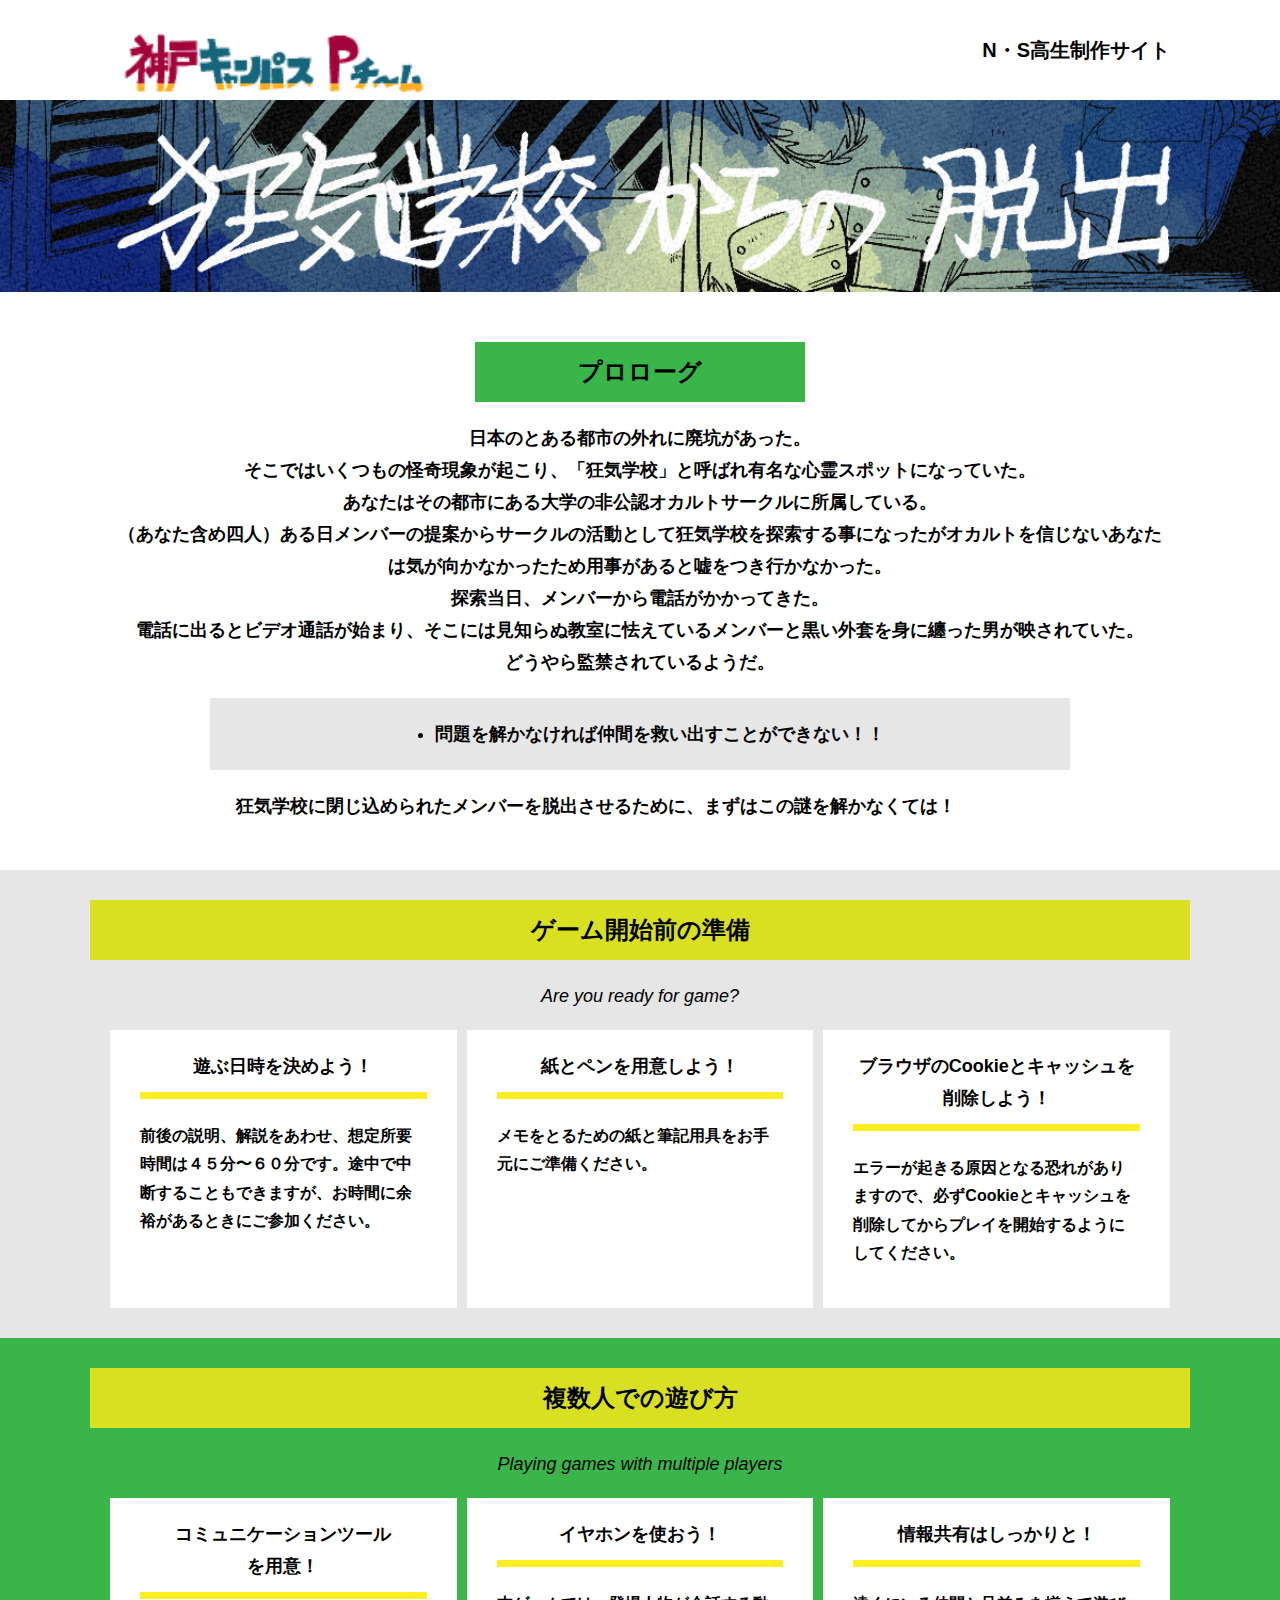
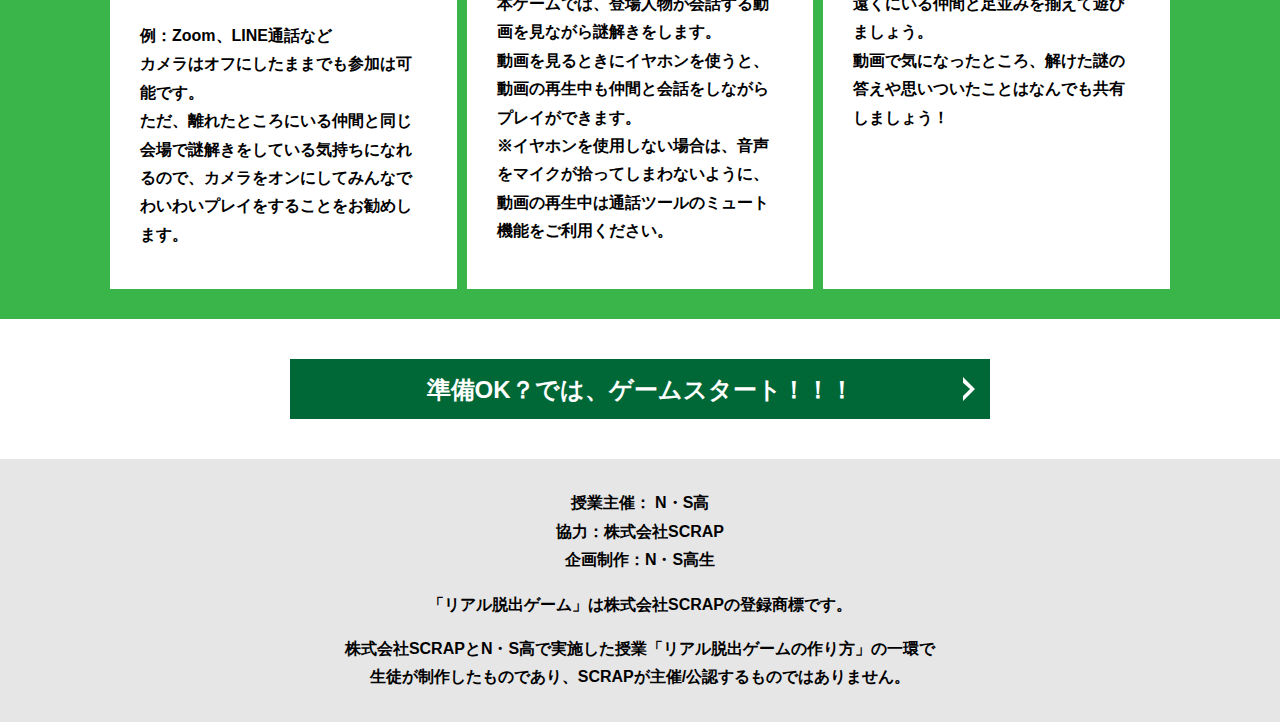
<file: index.html>
<!DOCTYPE html>
<html lang="ja">
<head>
  <meta charset="UTF-8">
  <meta http-equiv="X-UA-Compatible" content="IE=edge">
  <meta name="viewport" content="width=device-width, initial-scale=1.0">
  <title>狂気学校からの脱出 │ Project N</title>
  <link rel="stylesheet" href="assets/css/normalize.css">
  <link rel="stylesheet" href="assets/css/style.css">
</head>
<body>
  <svg width="0" height="0" class="hidden">
    <symbol xmlns="http://www.w3.org/2000/svg" viewBox="0 0 12.47 24.94" id="arrow" class="arrow_svg">
      <title>arrow</title>
      <polygon points="0 24.94 0 19.66 7.35 12.47 0 5.92 0 0 12.47 12.47 0 24.94"/>
    </symbol>
  </svg>
  <header class="header">
    <div class="container">
      <div class="header__logo"><img src="assets/images/nk rg gensun.png" alt="チームロゴ"></div>
      <div class="header__name">N・S高生制作サイト</div>
    </div>
  </header>
  <main class="main index-page">
    <!-- タイトルエリア　ここから -->
    <h1 class="main-title"><img src="assets/images/puron hedda- kyouki.png" alt="Presented by SCRAP×N・S高リアル脱出ゲーム制作PJ 狂気学校からの脱出"></h1>
    <!-- タイトルエリア　ここまで -->
    <section class="section section--story">
      <div class="container">
        <h2 class="section-title section-title--keycolor section-title--story">プロローグ</h2>
        <div class="story">
          <p class="text-center">日本のとある都市の外れに廃坑があった。<br>
            そこではいくつもの怪奇現象が起こり、「狂気学校」と呼ばれ有名な心霊スポットになっていた。<br>
            あなたはその都市にある大学の非公認オカルトサークルに所属している。<br>
            （あなた含め四人）ある日メンバーの提案からサークルの活動として狂気学校を探索する事になったがオカルトを信じないあなたは気が向かなかったため用事があると嘘をつき行かなかった。<br>
            探索当日、メンバーから電話がかかってきた。<br>
            電話に出るとビデオ通話が始まり、そこには見知らぬ教室に怯えているメンバーと黒い外套を身に纏った男が映されていた。<br>
            どうやら監禁されているようだ。
          <div class="story__note__outer bg-color--gray">
            <ul class="story__note">
              <li></li>
            </ul>問題を解かなければ仲間を救い出すことができない！！
          </div>
            　　　　　　　狂気学校に閉じ込められたメンバーを脱出させるために、まずはこの謎を解かなくては！</p>
        </div>
      </div>
    </section>
    <section class="section bg-color--gray">
      <div class="container">
        <h2 class="section-title">ゲーム開始前の準備</h2>
        <p class="font-eng text-center">Are you ready for game?</p>
        <!--
          class名"row"内のclass名"column"が横並びになります。
          改行する場合は以下のように追加してください。
          <div class="row">
            <div class="column">
              ～ 内容 ～
            </div>
          </div>
        -->
        <div class="row">
          <div class="column">
            <div class="card">
              <h3 class="card__title">遊ぶ日時を決めよう！</h3>
              <p class="card__content">前後の説明、解説をあわせ、想定所要時間は４５分〜６０分です。途中で中断することもできますが、お時間に余裕があるときにご参加ください。</p>
            </div>
          </div>
          <div class="column">
            <div class="card">
              <h3 class="card__title">紙とペンを用意しよう！</h3>
              <p class="card__content">メモをとるための紙と筆記用具をお手元にご準備ください。</p>
            </div>
          </div>
          <div class="column">
            <div class="card">
              <h3 class="card__title">ブラウザのCookieとキャッシュを<br>削除しよう！</h3>
              <p class="card__content">エラーが起きる原因となる恐れがありますので、必ずCookieとキャッシュを削除してからプレイを開始するようにしてください。</p>
            </div>
          </div>
        </div>
      </div>
    </section>
    <section class="section bg-color--keycolor">
      <div class="container">
        <h2 class="section-title">複数人での遊び方</h2>
        <p class="font-eng text-center">Playing games with multiple players</p>
        <div class="row">
          <div class="column">
            <div class="card">
              <h3 class="card__title">コミュニケーションツール<br>を用意！</h3>
              <p class="card__content">例：Zoom、LINE通話など<br>
                カメラはオフにしたままでも参加は可能です。<br>
                ただ、離れたところにいる仲間と同じ会場で謎解きをしている気持ちになれるので、カメラをオンにしてみんなでわいわいプレイをすることをお勧めします。</p>
            </div>
          </div>
          <div class="column">
            <div class="card">
              <h3 class="card__title">イヤホンを使おう！</h3>
              <p class="card__content">本ゲームでは、登場人物が会話する動画を見ながら謎解きをします。<br>
                動画を見るときにイヤホンを使うと、動画の再生中も仲間と会話をしながらプレイができます。<br>
                ※イヤホンを使用しない場合は、音声をマイクが拾ってしまわないように、動画の再生中は通話ツールのミュート機能をご利用ください。</p>
            </div>
          </div>
          <div class="column">
            <div class="card">
              <h3 class="card__title">情報共有はしっかりと！</h3>
              <p class="card__content">遠くにいる仲間と足並みを揃えて遊びましょう。<br>
                動画で気になったところ、解けた謎の答えや思いついたことはなんでも共有しましょう！</p>
            </div>
          </div>
        </div>
      </div>
    </section>
    <section class="section">
      <div class="container">
        <a class="btn" href="main.html">準備OK？では、ゲームスタート！！！<svg class="btn__arrow"><use xlink:href="#arrow"></use></svg></a>
      </div>
    </section>
  </main>
  <footer class="footer section bg-color--gray">
    <div class="container">
      <p class="text-center">授業主催： N・S高<br>協力：株式会社SCRAP<br>企画制作：N・S高生</p>
      <p class="text-center">「リアル脱出ゲーム」は株式会社SCRAPの登録商標です。</p>
      <p class="text-center">株式会社SCRAPとN・S高で実施した授業「リアル脱出ゲームの作り方」の一環で<br>生徒が制作したものであり、SCRAPが主催/公認するものではありません。</p>
    </div>
  </footer>
</body>
</html>
</file>
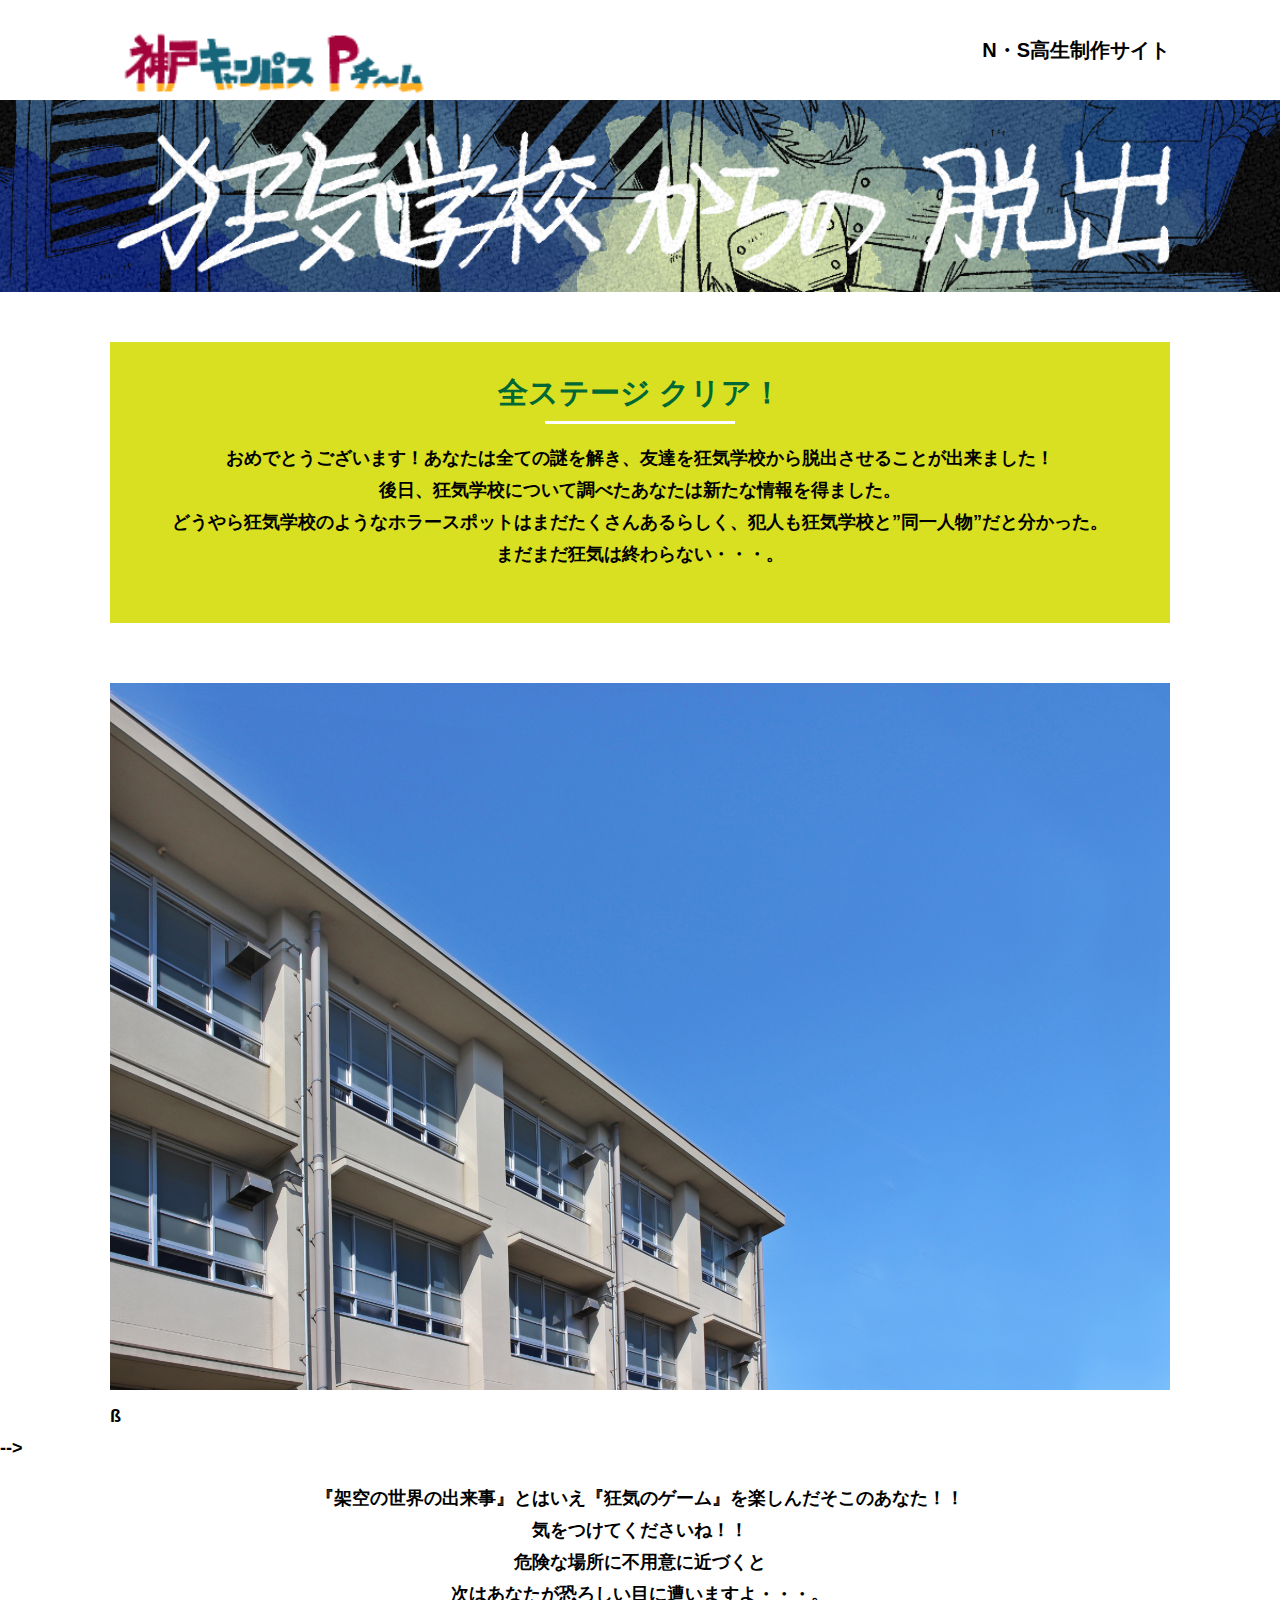
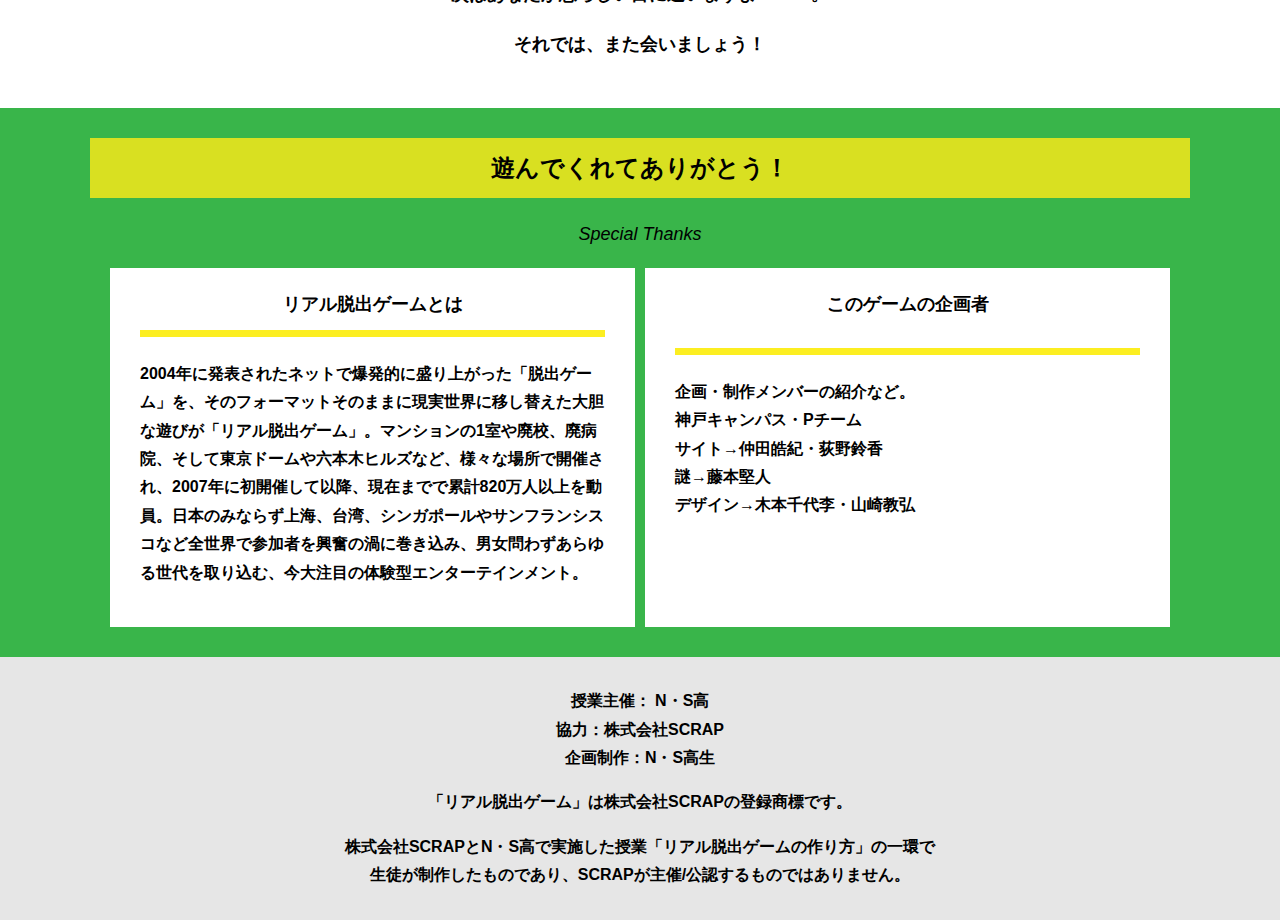
<file: final.html>
<!DOCTYPE html>
<html lang="ja">
<head>
  <meta charset="UTF-8">
  <meta http-equiv="X-UA-Compatible" content="IE=edge">
  <meta name="viewport" content="width=device-width, initial-scale=1.0">
  <title>狂気学校からの脱出 │ Project N</title>
  <link rel="stylesheet" href="assets/css/normalize.css">
  <link rel="stylesheet" href="assets/css/style.css">
</head>
<body>
  <header class="header">
    <div class="container">
      <div class="header__logo"><img src="assets/images/nk rg gensun.png" alt="チームロゴ"></div>
      <div class="header__name">N・S高生制作サイト</div>
    </div>
  </header>
  <main class="main final-page">
    <!-- タイトルエリア　ここから -->
    <h1 class="main-title"><img src="assets/images/puron hedda- kyouki.png" alt="Presented by SCRAP×N・S高リアル脱出ゲーム制作PJ 狂気学校からの脱出"></h1>
    <!-- タイトルエリア　ここまで -->
    <section class="section">
      <div class="container">
        <div class="box bg-color--subcolor">
          <h2 class="section-title--border">全ステージ クリア！</h2>
          <p class="text-center">おめでとうございます！あなたは全ての謎を解き、友達を狂気学校から脱出させることが出来ました！<br>
            後日、狂気学校について調べたあなたは新たな情報を得ました。<br>
            どうやら狂気学校のようなホラースポットはまだたくさんあるらしく、犯人も狂気学校と”同一人物”だと分かった。<br>
            まだまだ狂気は終わらない・・・。</p>
        </div>
      </div>
    </section>
    <section class="section">
      <div class="container">
          <figure class="image__container">
             <img src="assets/images/4891938_m.jpg""">
          </figure>

<!--  YouTube貼り付け
            <div class="youtube__container">
              <div class="youtube">
                <iframe width="560" height="315" src="https://www.youtube.com/embed/IRyJe-0Uie0?controls=0" title="YouTube video player" frameborder="0" allow="accelerometer; autoplay; clipboard-write; encrypted-media; gyroscope; picture-in-picture" allowfullscreen></iframe>
              </div>
            </div>
Youtube貼り付けここまで-->
          ß
      </div>
         -->
        <p class="text-center">『架空の世界の出来事』とはいえ『狂気のゲーム』を楽しんだそこのあなた！！<br>
          気をつけてくださいね！！<br>
          危険な場所に不用意に近づくと<br>
          次はあなたが恐ろしい目に遭いますよ・・・。</p>
        <p class="text-center">それでは、また会いましょう！</p>
      </div>
    </section>
    <section class="section bg-color--keycolor">
      <div class="container">
        <h2 class="section-title">遊んでくれてありがとう！</h2>
        <p class="font-eng text-center">Special Thanks</p>
        <div class="row">
          <div class="column">
            <div class="card">
              <h3 class="card__title">リアル脱出ゲームとは</h3>
              <p class="card__content">2004年に発表されたネットで爆発的に盛り上がった「脱出ゲーム」を、そのフォーマットそのままに現実世界に移し替えた大胆な遊びが「リアル脱出ゲーム」。マンションの1室や廃校、廃病院、そして東京ドームや六本木ヒルズなど、様々な場所で開催され、2007年に初開催して以降、現在までで累計820万人以上を動員。日本のみならず上海、台湾、シンガポールやサンフランシスコなど全世界で参加者を興奮の渦に巻き込み、男女問わずあらゆる世代を取り込む、今大注目の体験型エンターテインメント。</p>
            </div>
          </div>
          <div class="column">
            <div class="card">
              <h3 class="card__title">このゲームの企画者</h3>
              <p class='text-center'>
              <p class="card__content">企画・制作メンバーの紹介など。<br>
                神戸キャンパス・Pチーム<br>
                サイト→仲田皓紀・荻野鈴香<br>
                謎→藤本堅人<br>
                デザイン→木本千代李・山崎教弘</p></p>
            </div>
          </div>
        </div>
      </div>
    </section>
  </main>
  <footer class="footer section bg-color--gray">
    <div class="container">
        <p class="text-center">授業主催： N・S高<br>協力：株式会社SCRAP<br>企画制作：N・S高生</p>
        <p class="text-center">「リアル脱出ゲーム」は株式会社SCRAPの登録商標です。</p>
        <p class="text-center">株式会社SCRAPとN・S高で実施した授業「リアル脱出ゲームの作り方」の一環で<br>生徒が制作したものであり、SCRAPが主催/公認するものではありません。</p>
    </div>
  </footer>
</body>
</html>
</file>
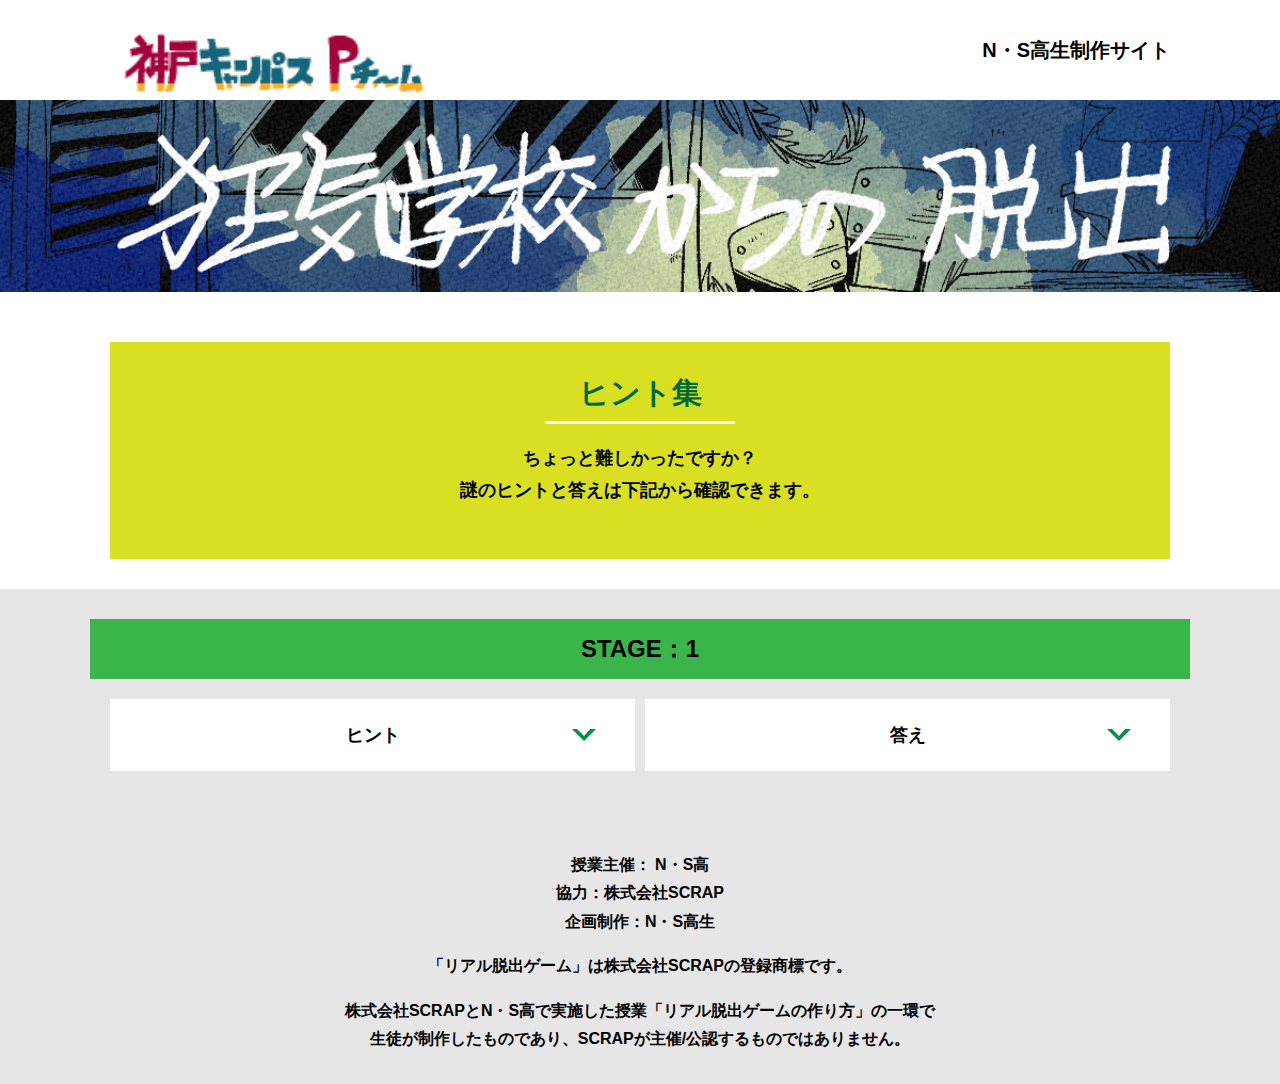
<file: hint1.html>
<!DOCTYPE html>
<html lang="ja">
<head>
  <meta charset="UTF-8">
  <meta http-equiv="X-UA-Compatible" content="IE=edge">
  <meta name="viewport" content="width=device-width, initial-scale=1.0">
  <title>ヒント │ 狂気学校からの脱出 │ Project N</title>
  <link rel="stylesheet" href="assets/css/normalize.css">
  <link rel="stylesheet" href="assets/css/style.css">
</head>
<body>
  <svg width="0" height="0" class="hidden">
    <symbol xmlns="http://www.w3.org/2000/svg" viewBox="0 0 12.47 24.94" id="arrow" class="arrow_svg">
      <title>arrow</title>
      <polygon points="0 24.94 0 19.66 7.35 12.47 0 5.92 0 0 12.47 12.47 0 24.94"/>
    </symbol>
  </svg>
  <header class="header">
    <div class="container">
      <div class="header__logo"><img src="assets/images/nk rg gensun.png" alt="チームロゴ"></div>
      <div class="header__name">N・S高生制作サイト</div>
    </div>
  </header>
  <main class="main hint-page">
    <!-- タイトルエリア　ここから -->
    <h1 class="main-title"><img src="assets/images/puron hedda- kyouki.png" alt="Presented by SCRAP×N・S高リアル脱出ゲーム制作PJ 狂気学校からの脱出"></h1>
    <!-- タイトルエリア　ここまで -->
    <section class="section">
      <div class="container">
        <div class="box bg-color--subcolor">
          <h2 class="section-title--border">ヒント集</h2>
          <p class="text-center">ちょっと難しかったですか？<br>
            謎のヒントと答えは下記から確認できます。</p>
        </div>
      </div>
    </section>
    <!-- STAGE1ヒント　ここから -->
    <section id="stage1" class="section bg-color--gray">
      <div class="container">
        <h2 class="section-title section-title--keycolor">STAGE：1</h2>
        <div class="row">
          <div class="column">
            <div class="card">
              <h3 class="card__title">ヒント<svg class="card__arrow"><use xlink:href="#arrow"></use></svg></h3>
              <p class="card__content">英語を漢字に直して２文字で・・・？</p>
            </div>
          </div>
          <div class="column">
            <div class="card">
              <h3 class="card__title">答え<svg class="card__arrow"><use xlink:href="#arrow"></use></svg></h3>
              <p class="card__content">学校</p>
            </div>
          </div>
        </div>
      </div>
    </section>
    <!-- STAGE1ヒント　ここまで -->
  </main>
  <footer class="footer section bg-color--gray">
    <div class="container">
        <p class="text-center">授業主催： N・S高<br>協力：株式会社SCRAP<br>企画制作：N・S高生</p>
        <p class="text-center">「リアル脱出ゲーム」は株式会社SCRAPの登録商標です。</p>
        <p class="text-center">株式会社SCRAPとN・S高で実施した授業「リアル脱出ゲームの作り方」の一環で<br>生徒が制作したものであり、SCRAPが主催/公認するものではありません。</p>
    </div>
  </footer>
  <script src="assets/js/hint.js"></script>
</body>
</html>
</file>
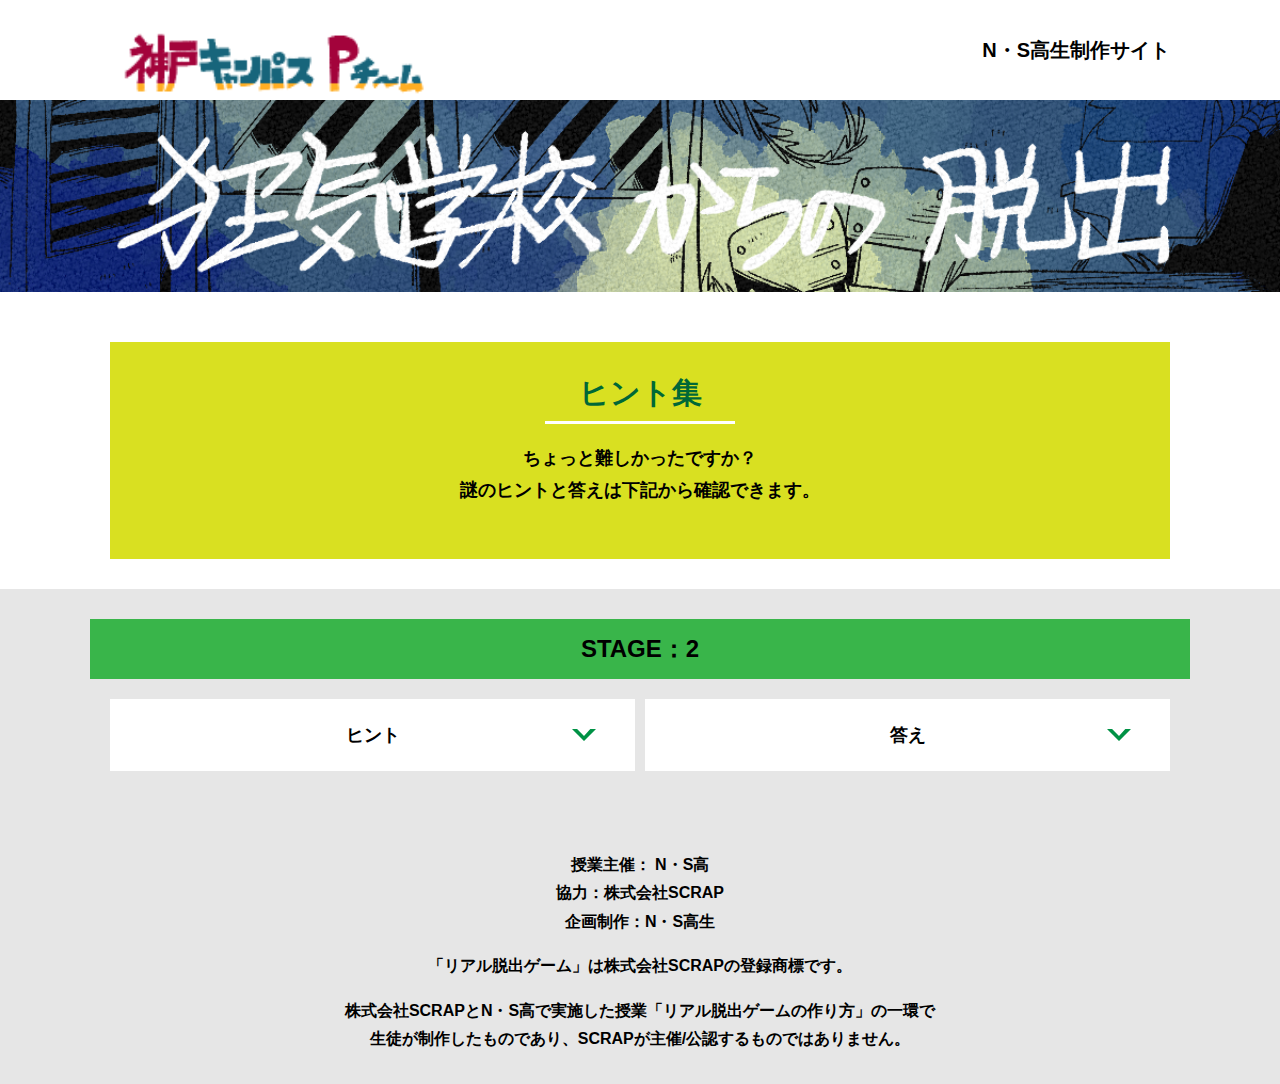
<file: hint2.html>
<!DOCTYPE html>
<html lang="ja">
<head>
  <meta charset="UTF-8">
  <meta http-equiv="X-UA-Compatible" content="IE=edge">
  <meta name="viewport" content="width=device-width, initial-scale=1.0">
  <title>ヒント │ 狂気学校からの脱出 │ Project N</title>
  <link rel="stylesheet" href="assets/css/normalize.css">
  <link rel="stylesheet" href="assets/css/style.css">
</head>
<body>
  <svg width="0" height="0" class="hidden">
    <symbol xmlns="http://www.w3.org/2000/svg" viewBox="0 0 12.47 24.94" id="arrow" class="arrow_svg">
      <title>arrow</title>
      <polygon points="0 24.94 0 19.66 7.35 12.47 0 5.92 0 0 12.47 12.47 0 24.94"/>
    </symbol>
  </svg>
  <header class="header">
    <div class="container">
      <div class="header__logo"><img src="assets/images/nk rg gensun.png" alt="チームロゴ"></div>
      <div class="header__name">N・S高生制作サイト</div>
    </div>
  </header>
  <main class="main hint-page">
    <!-- タイトルエリア　ここから -->
    <h1 class="main-title"><img src="assets/images/puron hedda- kyouki.png" alt="Presented by SCRAP×N・S高リアル脱出ゲーム制作PJ 狂気学校からの脱出"></h1>
    <!-- タイトルエリア　ここまで -->
    <section class="section">
      <div class="container">
        <div class="box bg-color--subcolor">
          <h2 class="section-title--border">ヒント集</h2>
          <p class="text-center">ちょっと難しかったですか？<br>
            謎のヒントと答えは下記から確認できます。</p>
        </div>
      </div>
    </section>
    <!-- STAGE2ヒント　ここから -->
    <section id="stage2" class="section bg-color--gray">
      <div class="container">
        <h2 class="section-title section-title--keycolor">STAGE：2</h2>
        <div class="row">
          <div class="column">
            <div class="card">
              <h3 class="card__title">ヒント<svg class="card__arrow"><use xlink:href="#arrow"></use></svg></h3>
              <p class="card__content">それぞれのイラストの名前を当てはめ、白のラインを読むと・・・？</p>
            </div>
              
 <!-- 2-2ヒント追加
            <div class="card">
              <h3 class="card__title">2-2ヒント<svg class="card__arrow"><use xlink:href="#arrow"></use></svg></h3>
              <p class="card__content">それぞれのイラストの名前を当てはめ、白のラインを読むと・・・？</p>
            </div>
2-2ヒント追加ここまで -->

 <!-- 2-3ヒント追加
        　　 <div class="card">
              <h3 class="card__title">2-3ヒント<svg class="card__arrow"><use xlink:href="#arrow"></use></svg></h3>
              <p class="card__content">両方同じ漢字が入るよ！</p>
            </div>
2-3ヒント追加ここまで -->
              
          </div>
          <div class="column">
            <div class="card">
              <h3 class="card__title">答え<svg class="card__arrow"><use xlink:href="#arrow"></use></svg></h3>
              <p class="card__content">しんれい</p>
            </div>
              
<!-- 2-2答え追加
            <div class="card">
              <h3 class="card__title">2-2答え<svg class="card__arrow"><use xlink:href="#arrow"></use></svg></h3>
              <p class="card__content">しんれい</p>
            </div>
2-2答え追加ここまで -->
              
<!-- 2-3答え追加          
            <div class="card">
              <h3 class="card__title">2-3答え<svg class="card__arrow"><use xlink:href="#arrow"></use></svg></h3>
              <p class="card__content">恐恐</p>
            </div>
2-3答え追加ここまで -->
              
          </div>
        </div>
      </div>
    </section>
    <!-- STAGE2ヒント　ここまで -->
  </main>
  <footer class="footer section bg-color--gray">
    <div class="container">
        <p class="text-center">授業主催： N・S高<br>協力：株式会社SCRAP<br>企画制作：N・S高生</p>
        <p class="text-center">「リアル脱出ゲーム」は株式会社SCRAPの登録商標です。</p>
        <p class="text-center">株式会社SCRAPとN・S高で実施した授業「リアル脱出ゲームの作り方」の一環で<br>生徒が制作したものであり、SCRAPが主催/公認するものではありません。</p>
    </div>
  </footer>
  <script src="assets/js/hint.js"></script>
</body>
</html>
</file>
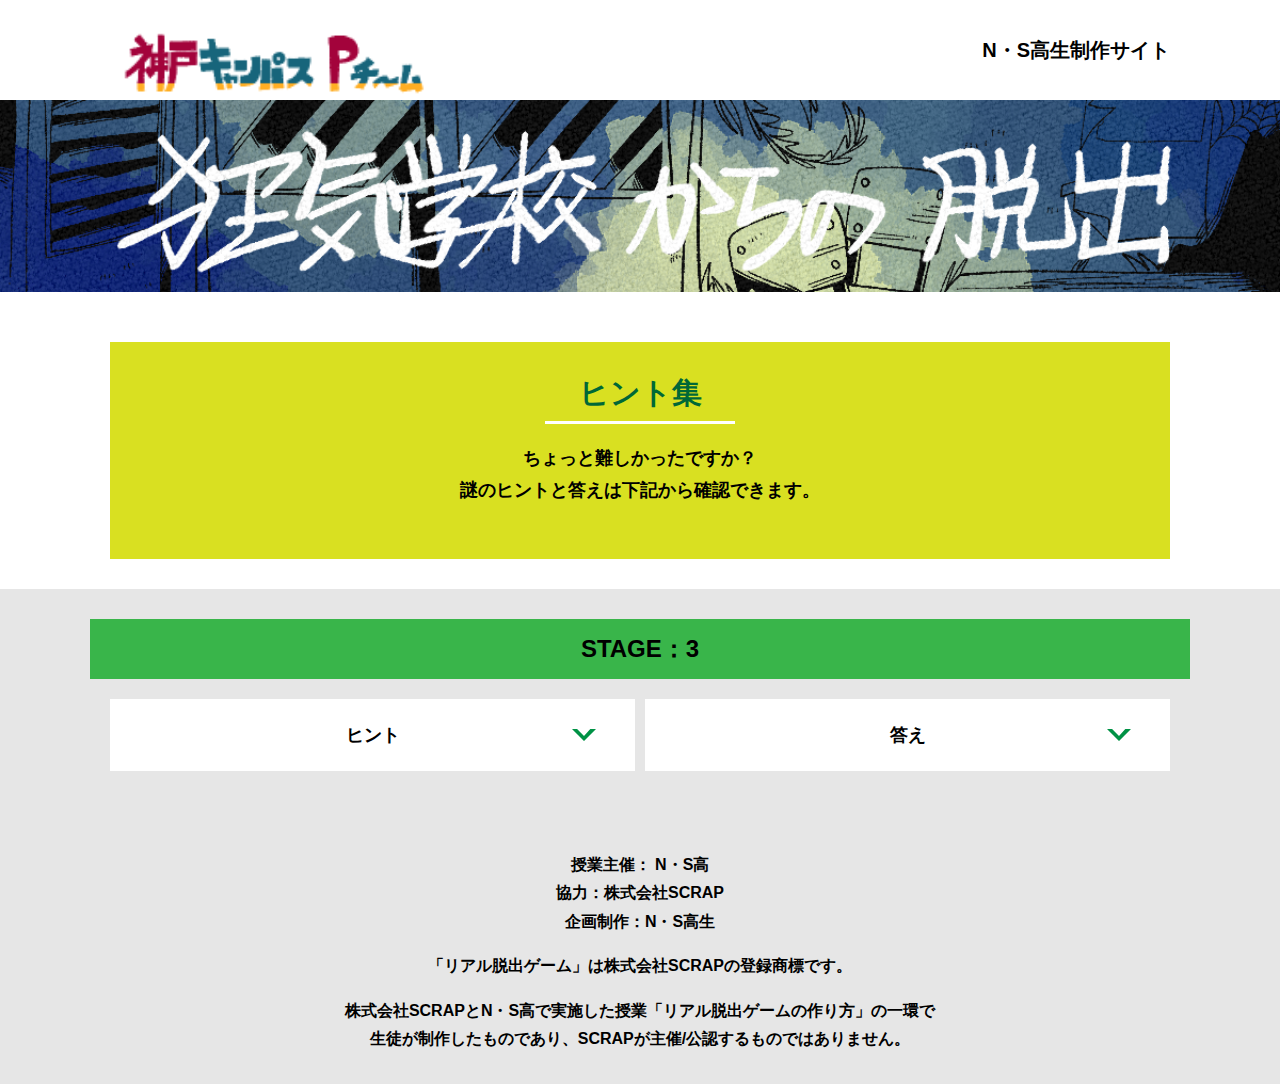
<file: hint3.html>
<!DOCTYPE html>
<html lang="ja">
<head>
  <meta charset="UTF-8">
  <meta http-equiv="X-UA-Compatible" content="IE=edge">
  <meta name="viewport" content="width=device-width, initial-scale=1.0">
  <title>ヒント │ 狂気学校からの脱出 │ Project N</title>
  <link rel="stylesheet" href="assets/css/normalize.css">
  <link rel="stylesheet" href="assets/css/style.css">
</head>
<body>
  <svg width="0" height="0" class="hidden">
    <symbol xmlns="http://www.w3.org/2000/svg" viewBox="0 0 12.47 24.94" id="arrow" class="arrow_svg">
      <title>arrow</title>
      <polygon points="0 24.94 0 19.66 7.35 12.47 0 5.92 0 0 12.47 12.47 0 24.94"/>
    </symbol>
  </svg>
  <header class="header">
    <div class="container">
      <div class="header__logo"><img src="assets/images/nk rg gensun.png" alt="チームロゴ"></div>
      <div class="header__name">N・S高生制作サイト</div>
    </div>
  </header>
  <main class="main hint-page">
    <!-- タイトルエリア　ここから -->
    <h1 class="main-title"><img src="assets/images/puron hedda- kyouki.png" alt="Presented by SCRAP×N・S高リアル脱出ゲーム制作PJ 狂気学校からの脱出"></h1>
    <!-- タイトルエリア　ここまで -->
    <section class="section">
      <div class="container">
        <div class="box bg-color--subcolor">
          <h2 class="section-title--border">ヒント集</h2>
          <p class="text-center">ちょっと難しかったですか？<br>
            謎のヒントと答えは下記から確認できます。</p>
        </div>
      </div>
    </section>
    <!-- STAGE3ヒント　ここから -->
    <section id="stage3" class="section bg-color--gray">
      <div class="container">
        <h2 class="section-title section-title--keycolor">STAGE：3</h2>
        <div class="row">
          <div class="column">
            <div class="card">
              <h3 class="card__title">ヒント<svg class="card__arrow"><use xlink:href="#arrow"></use></svg></h3>
              <p class="card__content">両方同じ漢字が入るよ！</p>
            </div>
              
 <!-- 3-2ヒント追加
            <div class="card">
              <h3 class="card__title">3-2ヒント<svg class="card__arrow"><use xlink:href="#arrow"></use></svg></h3>
              <p class="card__content">それぞれのイラストの名前を当てはめ、白のラインを読むと・・・？</p>
            </div>
3-2ヒント追加ここまで -->

 <!-- 3-3ヒント追加
        　　 <div class="card">
              <h3 class="card__title">3-3ヒント<svg class="card__arrow"><use xlink:href="#arrow"></use></svg></h3>
              <p class="card__content">両方同じ漢字が入るよ！</p>
            </div>
3-3ヒント追加ここまで -->
              
          </div>
          <div class="column">
            <div class="card">
              <h3 class="card__title">答え<svg class="card__arrow"><use xlink:href="#arrow"></use></svg></h3>
              <p class="card__content">恐</p>
            </div>

 <!-- 3-2答え追加
            <div class="card">
              <h3 class="card__title">3-2答え<svg class="card__arrow"><use xlink:href="#arrow"></use></svg></h3>
              <p class="card__content">しんれい</p>
            </div>
3-2答え追加ここまで -->
              
<!-- 3-3答え追加          
            <div class="card">
              <h3 class="card__title">2-3答え<svg class="card__arrow"><use xlink:href="#arrow"></use></svg></h3>
              <p class="card__content">恐</p>
            </div>
3-3答え追加ここまで -->
              
          </div>
        </div>
      </div>
    </section>
    <!-- STAGE3ヒント　ここまで -->
  </main>
  <footer class="footer section bg-color--gray">
    <div class="container">
        <p class="text-center">授業主催： N・S高<br>協力：株式会社SCRAP<br>企画制作：N・S高生</p>
        <p class="text-center">「リアル脱出ゲーム」は株式会社SCRAPの登録商標です。</p>
        <p class="text-center">株式会社SCRAPとN・S高で実施した授業「リアル脱出ゲームの作り方」の一環で<br>生徒が制作したものであり、SCRAPが主催/公認するものではありません。</p>
    </div>
  </footer>
  <script src="assets/js/hint.js"></script>
</body>
</html>
</file>
<file: assets/css/style.css>
@charset "UTF-8";
/****************************
 * 共通CSSのテンプレートです。
*****************************/
*,
*::before,
*::after {
  -webkit-box-sizing: border-box;
          box-sizing: border-box;
}

html {
  font-size: 18px;
  -webkit-box-sizing: border-box;
          box-sizing: border-box;
}

body {
  overflow-x: hidden;
  font-family: "游ゴシック体", "Yu Gothic", YuGothic, "ヒラギノ角ゴ Pro", "Hiragino Kaku Gothic Pro", "メイリオ", "Meiryo", sans-serif;
  font-size: 18px;
  line-height: 1.77778;
  font-weight: bold;
  text-decoration: none;
  border: none;
  list-style: none;
  color: #000;
  margin: 0;
}

img {
  width: 100%;
}

figure {
  margin: 0;
}

figcaption {
  margin-top: 30px;
  font-size: 14px;
}

@media screen and (max-width: 767px) {
  figcaption {
    font-size: 13px;
  }
}

input[type=text] {
  font-size: 18px;
  border: none;
  padding: 25px 35px;
  display: block;
  margin: 0 auto;
  max-width: 580px;
  width: 100%;
}

::-webkit-input-placeholder {
  color: #999;
}

:-ms-input-placeholder {
  color: #999;
}

::-ms-input-placeholder {
  color: #999;
}

::placeholder {
  color: #999;
}

button {
  cursor: pointer;
  display: block;
  border: none;
  margin: 0 auto;
  background-color: #006837;
  color: #fff;
  width: 287px;
  height: 55px;
}

/*******************
* Layout
*******************/
.section {
  padding-top: 30px;
  padding-bottom: 30px;
}

.section--clear {
  /* ステージクリア画面 */
  position: fixed;
  display: none;
  /* 読み込み時に一瞬表示されるのを防ぐ */
  -webkit-box-pack: center;
      -ms-flex-pack: center;
          justify-content: center;
  -webkit-box-align: center;
      -ms-flex-align: center;
          align-items: center;
  top: 0;
  bottom: 0;
  left: 0;
  right: 0;
  z-index: 200;
}

.section--clear.isClear {
  display: -webkit-box;
  display: -ms-flexbox;
  display: flex;
}

.container {
  width: 1100px;
  padding-left: 20px;
  padding-right: 20px;
  margin: 0 auto;
}

@media screen and (max-width: 1100px) {
  .container {
    width: calc(100% - 40px);
  }
}

.row {
  display: -webkit-box;
  display: -ms-flexbox;
  display: flex;
  -ms-flex-line-pack: stretch;
      align-content: stretch;
  gap: 10px;
}

.row + .row {
  margin-top: 20px;
}

.column {
  width: 100%;
}

.card {
  background-color: #fff;
  margin-bottom: 20px;
  height: 100%;
}

.card__title {
  font-size: 18px;
  text-align: center;
  margin: 0;
  padding: 20px 30px;
  position: relative;
  cursor: pointer;
}

.card__content {
  -webkit-transition: all 0.3s;
  transition: all 0.3s;
  font-size: 16px;
  padding: 20px 30px;
  margin: 0;
  position: relative;
}

.card__content::before {
  display: block;
  content: '';
  width: calc(100% - 60px);
  height: 7px;
  background-color: #fcee21;
  position: absolute;
  top: -10px;
  left: 30px;
}

.hint-page .card {
  height: auto;
}

.hint-page .card__content {
  display: none;
  text-align: center;
}

.hint-page .card__arrow {
  position: absolute;
  top: calc(50% - 12px);
  right: 45px;
  -webkit-transform: rotate(90deg);
          transform: rotate(90deg);
  -webkit-transition: all 0.3s;
  transition: all 0.3s;
  fill: #009245;
  width: 12px;
  height: 24px;
}

.hint-page .card.is-open .card__content {
  display: block;
}

.hint-page .card.is-open .card__arrow {
  -webkit-transform: rotate(-90deg);
          transform: rotate(-90deg);
}

.box {
  padding: 35px 30px;
}

.youtube {
  position: relative;
  width: 100%;
  padding-top: 56.25%;
}

.youtube iframe {
  position: absolute;
  top: 0;
  left: 0;
  width: 100%;
  height: 100%;
}

.youtube__container {
  max-width: 800px;
  margin: 0 auto;
}

/*********************
* Color
*********************/
.bg-color--keycolor {
  background-color: #39b54a;
}

.bg-color--subcolor {
  background-color: #d9e021;
}

.bg-color--gray {
  background-color: #e6e6e6;
}

/*********************
* title
**********************/
.main-title {
  margin: 0;
}

.sub-title {
  text-align: center;
  font-size: 18px;
  line-height: 1.66667;
}

.sub-title__bg {
  background-color: #fcee21;
  padding-left: 1rem;
  padding-right: 1rem;
}

.section-title {
  font-size: 24px;
  line-height: 1.75;
  text-align: center;
  padding: 9px 20px;
  background-color: #d9e021;
  margin: 0 -20px 20px -20px;
}

.section-title__stage {
  display: inline-block;
  margin-right: 2rem;
}

.section-title--keycolorlight {
  background-color: #8cc63f;
}

.section-title--keycolorlight .section-title__stage {
  color: #fff;
}

.section-title--keycolor {
  background-color: #39b54a;
}

.section-title--story {
  width: 330px;
  margin: 0 auto 20px;
}

.section-title--border {
  position: relative;
  font-size: 30px;
  text-align: center;
  line-height: 1.06667;
  margin: 0;
  padding-bottom: 15px;
  color: #006837;
}

.section-title--border::after {
  position: absolute;
  bottom: 0;
  left: calc(50% - 95px);
  display: block;
  content: '';
  background-color: #fff;
  height: 2.6px;
  width: 190px;
}

/******************
* text
******************/
.font-eng {
  font-style: italic;
  font-weight: normal;
}

/*************************
* Button
*************************/
.btn {
  display: block;
  text-decoration: none;
  cursor: pointer;
  background-color: #006837;
  color: #fff;
  font-size: 24px;
  line-height: 1.54167;
  text-align: center;
  padding: 11.5px;
  width: calc(100% - 40px);
  max-width: 700px;
  margin: 10px auto;
  position: relative;
}

.btn:hover {
  opacity: 0.7;
}

.btn__arrow {
  position: absolute;
  top: calc(50% - 12px);
  right: 15px;
  fill: #fff;
  width: 12px;
  height: 24px;
}

/****************
* header
*****************/
.header {
  background-color: #fff;
  height: 100px;
}

.header .container {
  display: -webkit-box;
  display: -ms-flexbox;
  display: flex;
  -webkit-box-pack: justify;
      -ms-flex-pack: justify;
          justify-content: space-between;
  -webkit-box-align: center;
      -ms-flex-align: center;
          align-items: center;
  height: 100%;
}

.header__logo {
  width: 330px;
  height: 42px;
}

.header__name {
  font-size: 20px;
  line-height: 1.1;
}

.footer {
  font-size: 16px;
}

.footer p:first-child {
  margin-top: 0;
}

.footer p:last-child {
  margin-bottom: 0;
}

/********************
* main
********************/
.story__note {
  margin: 0;
}

.story__note__outer {
  width: 860px;
  display: -webkit-box;
  display: -ms-flexbox;
  display: flex;
  padding: 20px;
  margin: 20px auto;
  -webkit-box-pack: center;
      -ms-flex-pack: center;
          justify-content: center;
}

@media screen and (max-width: 940px) {
  .story__note__outer {
    width: 100%;
  }
}

.stage-column__container + .stage-column__container {
  border-top: 2px solid #fff;
}

.answer {
  font-size: 18px;
  margin-bottom: 20px;
  line-height: 80px;
  word-spacing: 20px;
}

.err-message {
  color: #c1272d;
  font-size: 18px;
  text-align: center;
}

.link-hint {
  text-align: center;
  display: block;
  margin-top: 20px;
}

.clear-message {
  background-color: #d9e021;
  padding: 30px 30px 60px;
  position: relative;
}

.clear-message__title {
  position: relative;
  display: block;
  text-align: center;
  color: #006837;
  font-size: 30px;
  padding-bottom: 10px;
  margin-bottom: 35px;
}

.clear-message__title::after {
  content: '';
  position: absolute;
  display: block;
  width: 183px;
  height: 2px;
  background-color: #fff;
  bottom: 0;
  left: calc(50% - (183px/2));
}

.clear-message__content {
  text-align: center;
}

.clear-message__btn {
  position: absolute;
  bottom: -30px;
  left: calc(50% - 144px);
  width: 288px;
  margin: 0;
}

/********************
* Utility
********************/
.text-center {
  text-align: center;
}

.text-left {
  text-align: left;
}

.text-right {
  text-align: right;
}

.hidden {
  display: none;
}
/*# sourceMappingURL=style.css.map */
</file>
